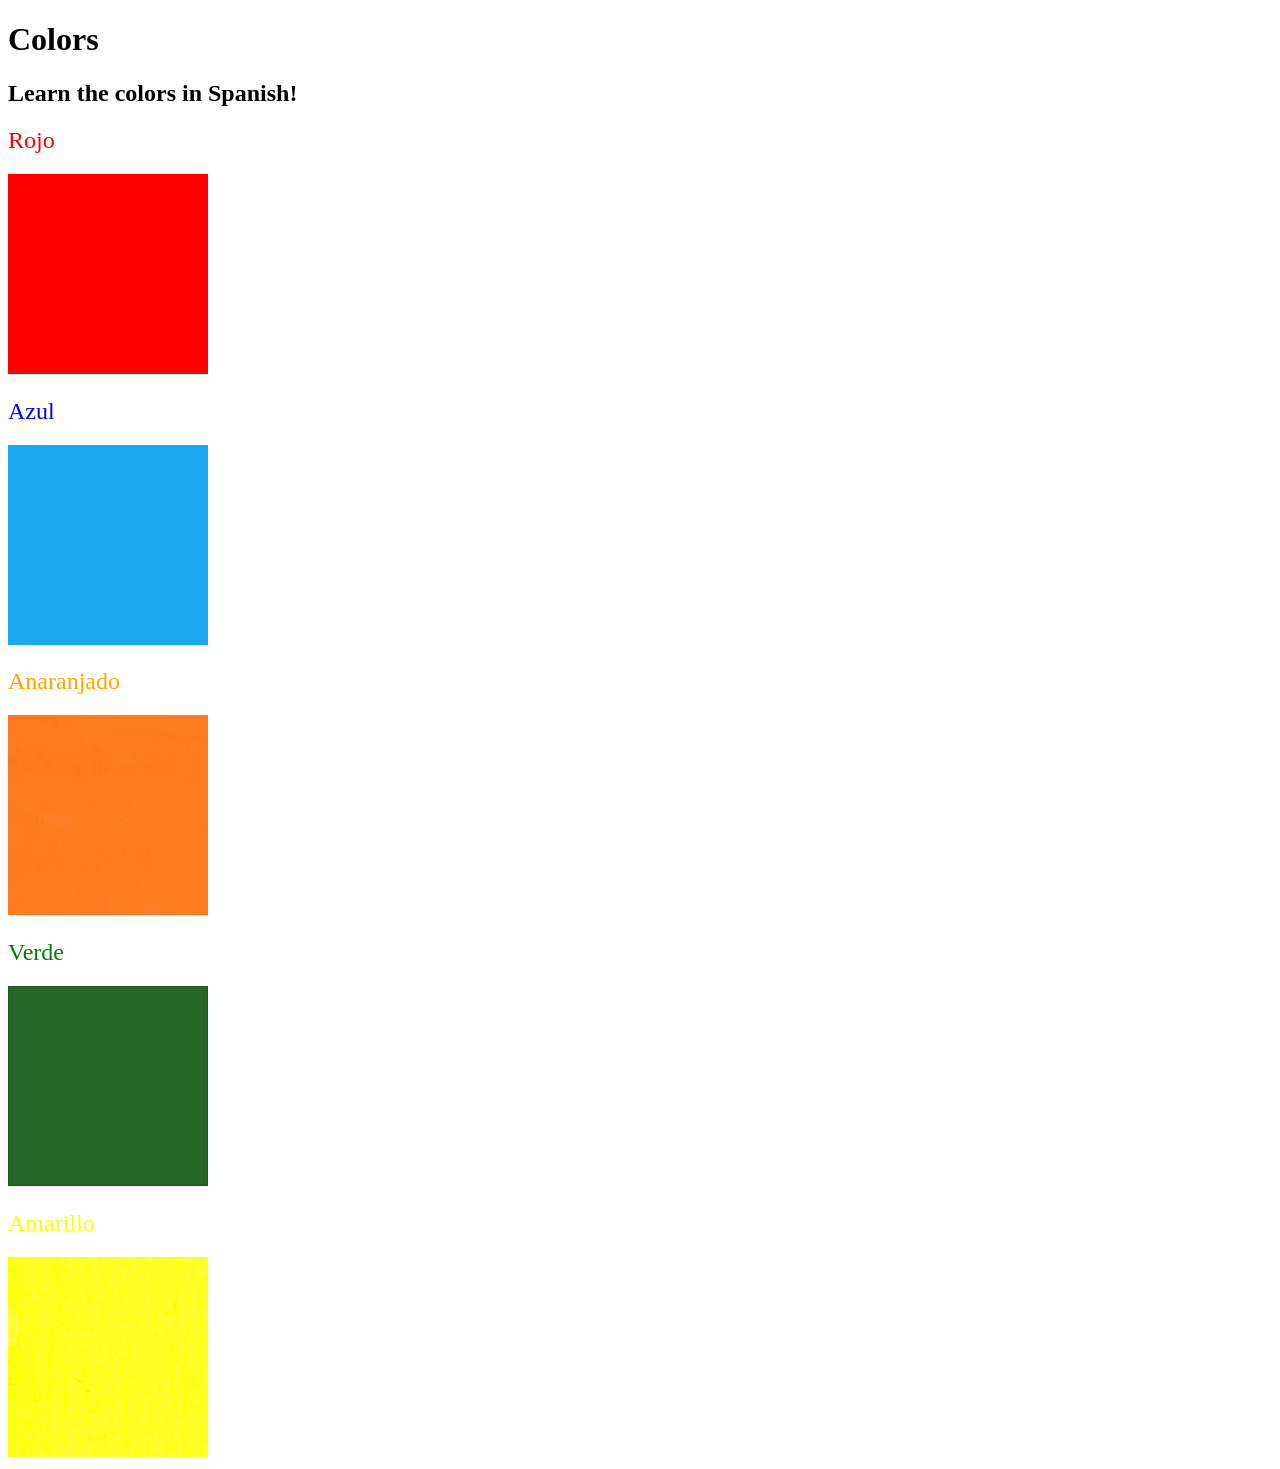
<file: Day-43-Color-Vocab-Project/index.html>
<!DOCTYPE html>
<html lang="en">

<head>
  <meta charset="UTF-8">
  <title>Spanish Vocabulary</title>
  <link rel="stylesheet" href="./style.css" />
</head>

<body>
  <h1>Colors</h1>
  <h2>Learn the colors in Spanish!</h2>
  <h2 class="color-title" id="red">Rojo</h2>
  <img class="color" src="./assets/images/red.png" alt="red" />

  <h2 class="color-title" id="blue">Azul</h2>
  <img src="./assets/images/blue.png" alt="blue" />

  <h2 class="color-title" id="orange">Anaranjado</h2>
  <img src="./assets/images/orange.png" alt="orange" />

  <h2 class="color-title" id="green">Verde</h2>
  <img src="./assets/images/green.png" alt="green" />

  <h2 class="color-title" id="yellow">Amarillo</h2>
  <img src="./assets/images/yellow.png" alt="yellow" />
</body>

</html>
</file>
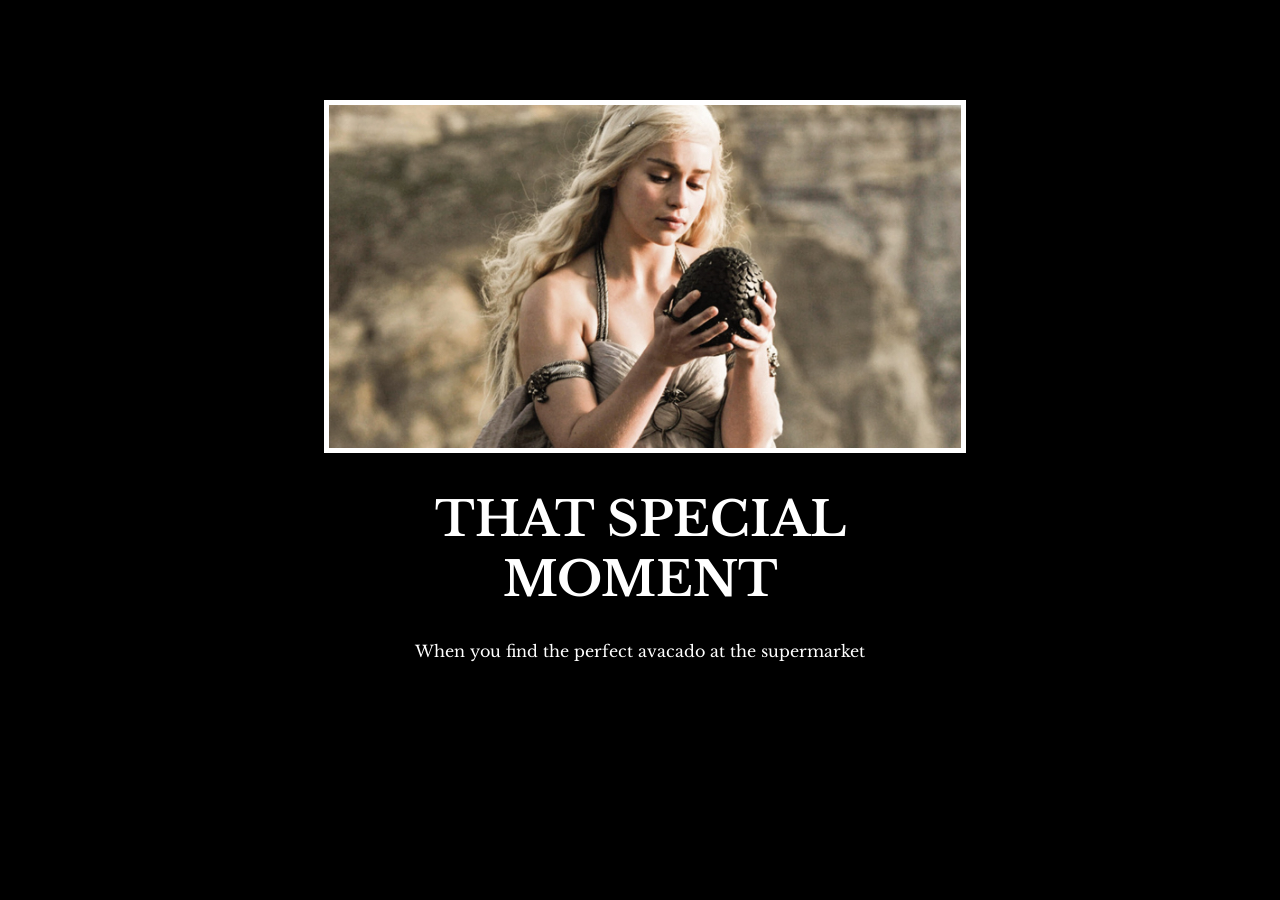
<file: Day-44-Motivation-Meme-Project/index.html>
<!DOCTYPE html>
<html lang="en">
<head>
  <meta charset="UTF-8">
  <title>Motivation Meme</title>
  <link rel="stylesheet" href="style.css">
  <link rel="preconnect" href="https://fonts.googleapis.com">
  <link rel="preconnect" href="https://fonts.gstatic.com" crossorigin>
  <link href="https://fonts.googleapis.com/css2?family=Libre+Baskerville:ital,wght@0,400..700;1,400..700&display=swap" rel="stylesheet">

</head>
<body>
  <div>
    <img src="./assets/images/daenerys.jpeg" alt="a women with dragon egg in her hands">
    <h1>That Special Moment</h1>
    <p>When you find the perfect avacado at the supermarket</p>
  </div>
</body>
</html>
</file>
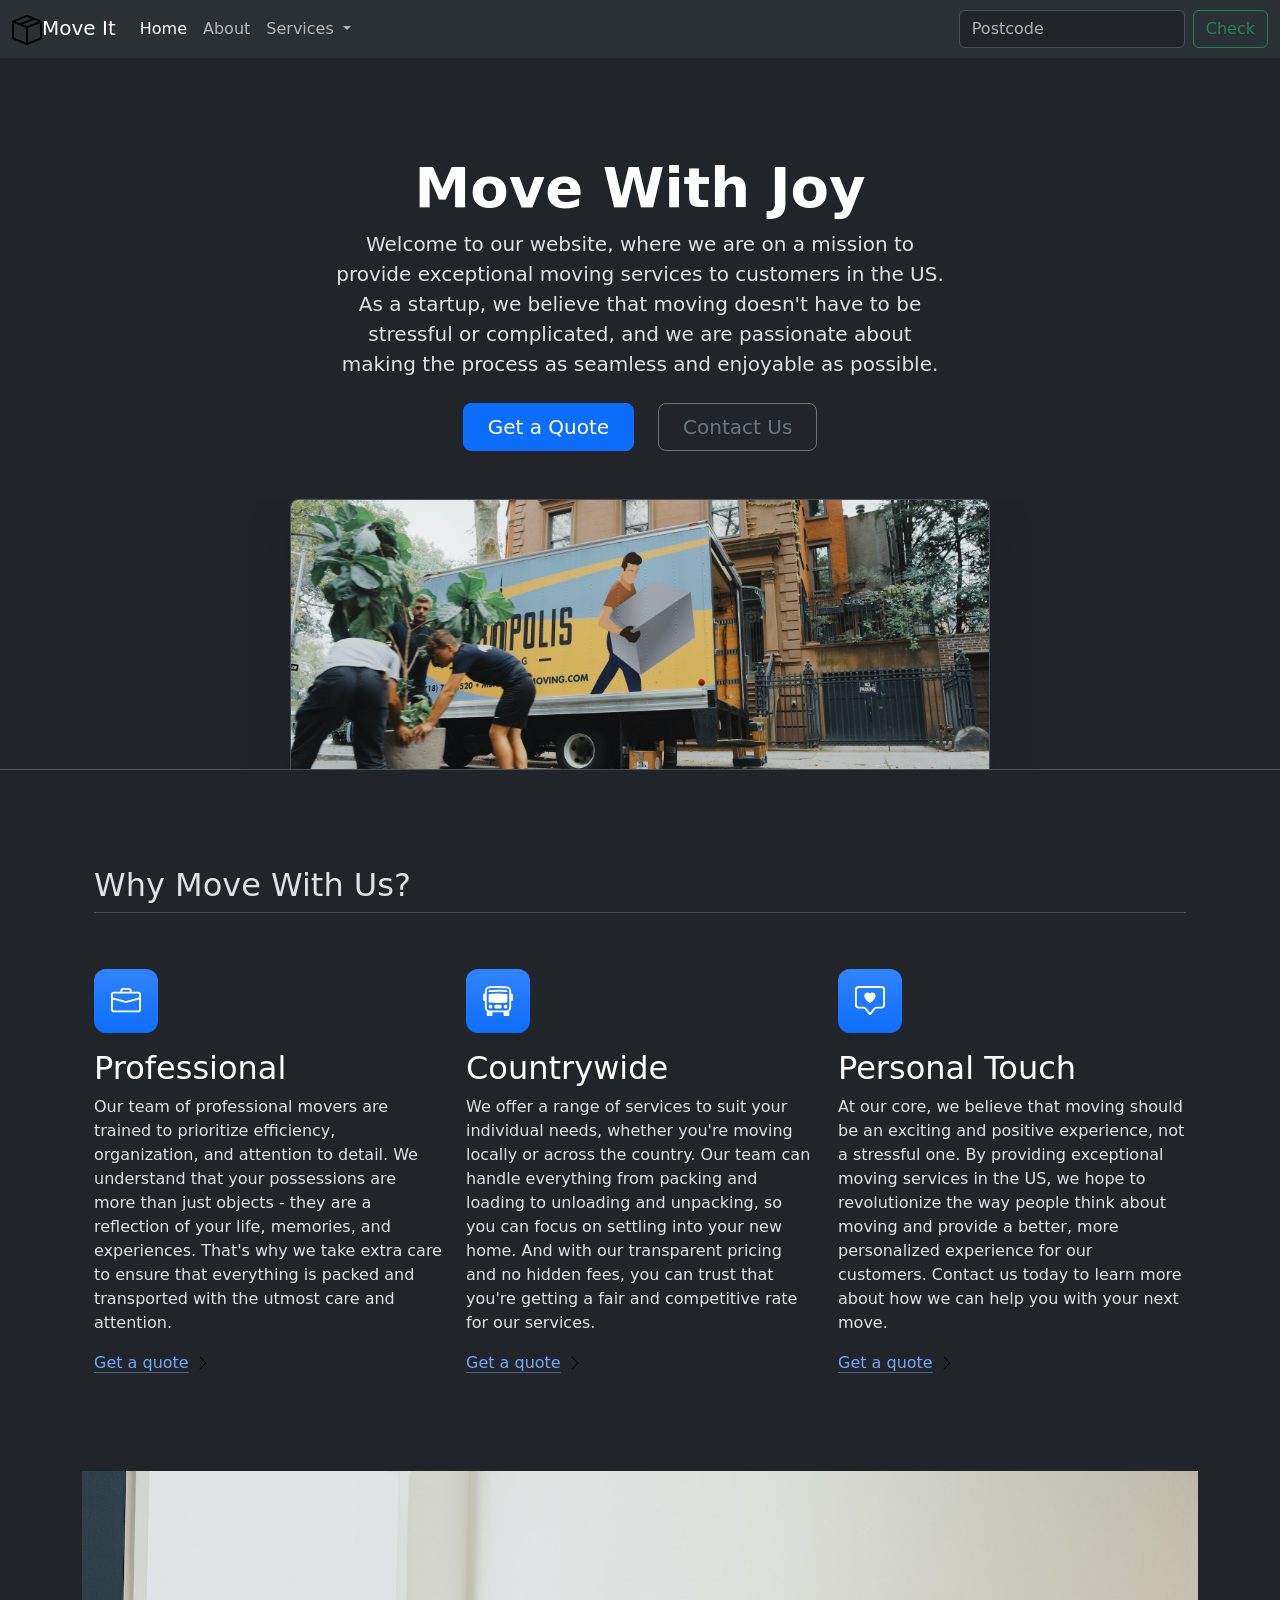
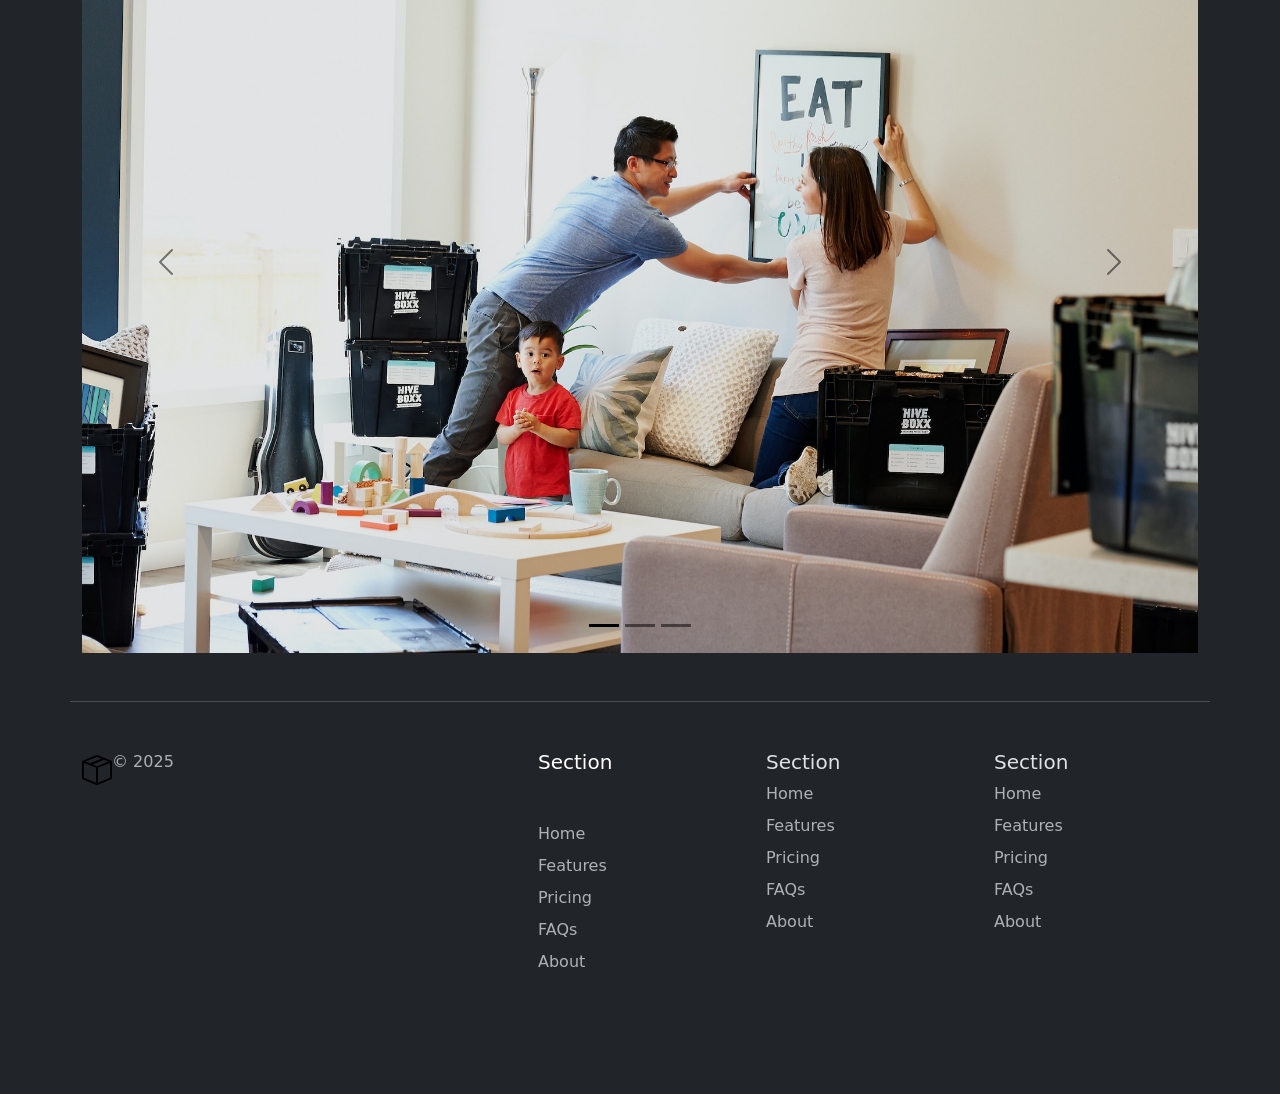
<file: Day-58-Bootstrap-Projects/Move-It/index.html>
<!DOCTYPE html>
<html lang="en" data-bs-theme="dark">

<head>
  <meta charset="UTF-8">
  <meta name="viewport" content="width=device-width, initial-scale=1.0">
  <title>Bootstrap Components</title>
  <link href="https://cdn.jsdelivr.net/npm/bootstrap@5.3.0-alpha2/dist/css/bootstrap.min.css" rel="stylesheet"
    integrity="sha384-aFq/bzH65dt+w6FI2ooMVUpc+21e0SRygnTpmBvdBgSdnuTN7QbdgL+OapgHtvPp" crossorigin="anonymous">

  <style>
    .feature-icon {
      width: 4rem;
      height: 4rem;
      border-radius: .75rem;
    }
  </style>
</head>

<body>
  <nav class="navbar navbar-expand-lg bg-body-tertiary">
    <div class="container-fluid">
      <a class="navbar-brand" href="#"><img src="box-seam.svg" alt="moveit brand icon" height="30">Move It</a>
      <button class="navbar-toggler" type="button" data-bs-toggle="collapse" data-bs-target="#navbarSupportedContent"
        aria-controls="navbarSupportedContent" aria-expanded="false" aria-label="Toggle navigation">
        <span class="navbar-toggler-icon"></span>
      </button>
      <div class="collapse navbar-collapse" id="navbarSupportedContent">
        <ul class="navbar-nav me-auto mb-2 mb-lg-0">
          <li class="nav-item">
            <a class="nav-link active" aria-current="page" href="#">Home</a>
          </li>
          <li class="nav-item">
            <a class="nav-link" href="#">About</a>
          </li>
          <li class="nav-item dropdown">
            <a class="nav-link dropdown-toggle" href="#" role="button" data-bs-toggle="dropdown" aria-expanded="false">
              Services
            </a>
            <ul class="dropdown-menu">
              <li><a class="dropdown-item" href="#">Action</a></li>
              <li><a class="dropdown-item" href="#">Another action</a></li>
              <li>
                <hr class="dropdown-divider">
              </li>
              <li><a class="dropdown-item" href="#">Something else here</a></li>
            </ul>
          </li>
        </ul>
        <form class="d-flex" role="search">
          <input class="form-control me-2" type="search" placeholder="Postcode" aria-label="Search" />
          <button class="btn btn-outline-success" type="submit">Check</button>
        </form>
      </div>
    </div>
  </nav>

  <div class="px-4 pt-5 my-5 text-center border-bottom">
    <h1 class="display-4 fw-bold text-body-emphasis">Move With Joy</h1>
    <div class="col-lg-6 mx-auto">
      <p class="lead mb-4">Welcome to our website, where we are on a mission to provide exceptional moving services to
        customers in the US. As a startup, we believe that moving doesn't have to be stressful or complicated, and we
        are passionate about making the process as seamless and enjoyable as possible.</p>
      <div class="d-grid gap-2 d-sm-flex justify-content-sm-center mb-5">
        <button type="button" class="btn btn-primary btn-lg px-4 me-sm-3">Get a Quote</button>
        <button type="button" class="btn btn-outline-secondary btn-lg px-4">Contact Us</button>
      </div>
    </div>
    <div class="overflow-hidden" style="max-height: 30vh;">
      <div class="container px-5">
        <img src="./moving-van.jpg" class="img-fluid border rounded-3 shadow-lg mb-4" alt="Example image" width="700"
          height="500" loading="lazy">
      </div>
    </div>
  </div>

  <div class="container px-4 py-5" id="featured-3">
    <h2 class="pb-2 border-bottom">Why Move With Us?</h2>
    <div class="row g-4 py-5 row-cols-1 row-cols-lg-3">
      <div class="feature col">
        <div
          class="feature-icon d-inline-flex align-items-center justify-content-center text-bg-primary bg-gradient fs-2 mb-3">
          <img src="./briefcase.svg" alt="briefcase" height="30">
        </div>
        <h3 class="fs-2 text-body-emphasis">Professional</h3>
        <p>Our team of professional movers are trained to prioritize efficiency, organization, and attention to detail.
          We understand that your possessions are more than just objects - they are a reflection of your life, memories,
          and experiences. That's why we take extra care to ensure that everything is packed and transported with the
          utmost care and attention.</p>
        <a href="#" class="icon-link">
          Get a quote
          <img src="./chevron-right.svg" alt="chevron-right">
        </a>
      </div>
      <div class="feature col">
        <div
          class="feature-icon d-inline-flex align-items-center justify-content-center text-bg-primary bg-gradient fs-2 mb-3">
          <img src="./bus-front.svg" alt="bus-front" height="30">
        </div>
        <h3 class="fs-2 text-body-emphasis">Countrywide</h3>
        <p>We offer a range of services to suit your individual needs, whether you're moving locally or across the
          country. Our team can handle everything from packing and loading to unloading and unpacking, so you can focus
          on settling into your new home. And with our transparent pricing and no hidden fees, you can trust that you're
          getting a fair and competitive rate for our services.</p>
        <a href="#" class="icon-link">
          Get a quote
          <img src="./chevron-right.svg" alt="chevron-right">
        </a>
      </div>
      <div class="feature col">
        <div
          class="feature-icon d-inline-flex align-items-center justify-content-center text-bg-primary bg-gradient fs-2 mb-3">
          <img src="./chat-square-heart.svg" alt="chat-square-heart" height="30">
        </div>
        <h3 class="fs-2 text-body-emphasis">Personal Touch</h3>
        <p>At our core, we believe that moving should be an exciting and positive experience, not a stressful one. By
          providing exceptional moving services in the US, we hope to revolutionize the way people think about moving
          and provide a better, more personalized experience for our customers. Contact us today to learn more about how
          we can help you with your next move.</p>
        <a href="#" class="icon-link">
          Get a quote
          <img src="./chevron-right.svg" alt="chevron-right">
        </a>
      </div>
    </div>
  </div>

  <div class="container">
    <div id="carouselExampleIndicators" class="carousel slide">
      <div class="carousel-indicators">
        <button type="button" data-bs-target="#carouselExampleIndicators" data-bs-slide-to="0" class="active"
          aria-current="true" aria-label="Slide 1"></button>
        <button type="button" data-bs-target="#carouselExampleIndicators" data-bs-slide-to="1"
          aria-label="Slide 2"></button>
        <button type="button" data-bs-target="#carouselExampleIndicators" data-bs-slide-to="2"
          aria-label="Slide 3"></button>
      </div>
      <div class="carousel-inner">
        <div class="carousel-item active">
          <img src="./family.jpg" class="d-block w-100" alt="family">
        </div>
        <div class="carousel-item">
          <img src="./dog.jpg" class="d-block w-100" alt="dog">
        </div>
        <div class="carousel-item">
          <img src="./couple.jpg" class="d-block w-100" alt="couple">
        </div>
      </div>
      <button class="carousel-control-prev" type="button" data-bs-target="#carouselExampleIndicators"
        data-bs-slide="prev">
        <span class="carousel-control-prev-icon" aria-hidden="true"></span>
        <span class="visually-hidden">Previous</span>
      </button>
      <button class="carousel-control-next" type="button" data-bs-target="#carouselExampleIndicators"
        data-bs-slide="next">
        <span class="carousel-control-next-icon" aria-hidden="true"></span>
        <span class="visually-hidden">Next</span>
      </button>
    </div>
  </div>

  <div class="container">
    <footer class="row row-cols-1 row-cols-sm-2 row-cols-md-5 py-5 my-5 border-top">
      <div class="col mb-3"> <a href="/" class="d-flex align-items-center mb-3 link-body-emphasis text-decoration-none"
          aria-label="Bootstrap"> <img src="./box-seam.svg" alt="box-seam" height="30">
          <p class="text-body-secondary">© 2025</p>
      </div>
      <div class="col mb-3"></div>
      <div class="col mb-3">
        <h5 class="my-0">Section</h5>
        <ul class="nav flex-column">
          <li class="nav-item mb-2"><a href="#" class="nav-link p-0 text-body-secondary">Home</a></li>
          <li class="nav-item mb-2"><a href="#" class="nav-link p-0 text-body-secondary">Features</a></li>
          <li class="nav-item mb-2"><a href="#" class="nav-link p-0 text-body-secondary">Pricing</a></li>
          <li class="nav-item mb-2"><a href="#" class="nav-link p-0 text-body-secondary">FAQs</a></li>
          <li class="nav-item mb-2"><a href="#" class="nav-link p-0 text-body-secondary">About</a></li>
        </ul>
      </div>
      <div class="col mb-3">
        <h5>Section</h5>
        <ul class="nav flex-column">
          <li class="nav-item mb-2"><a href="#" class="nav-link p-0 text-body-secondary">Home</a></li>
          <li class="nav-item mb-2"><a href="#" class="nav-link p-0 text-body-secondary">Features</a></li>
          <li class="nav-item mb-2"><a href="#" class="nav-link p-0 text-body-secondary">Pricing</a></li>
          <li class="nav-item mb-2"><a href="#" class="nav-link p-0 text-body-secondary">FAQs</a></li>
          <li class="nav-item mb-2"><a href="#" class="nav-link p-0 text-body-secondary">About</a></li>
        </ul>
      </div>
      <div class="col mb-3">
        <h5>Section</h5>
        <ul class="nav flex-column">
          <li class="nav-item mb-2"><a href="#" class="nav-link p-0 text-body-secondary">Home</a></li>
          <li class="nav-item mb-2"><a href="#" class="nav-link p-0 text-body-secondary">Features</a></li>
          <li class="nav-item mb-2"><a href="#" class="nav-link p-0 text-body-secondary">Pricing</a></li>
          <li class="nav-item mb-2"><a href="#" class="nav-link p-0 text-body-secondary">FAQs</a></li>
          <li class="nav-item mb-2"><a href="#" class="nav-link p-0 text-body-secondary">About</a></li>
        </ul>
      </div>
    </footer>
  </div>

  <script src="https://cdn.jsdelivr.net/npm/bootstrap@5.3.8/dist/js/bootstrap.bundle.min.js"
    integrity="sha384-FKyoEForCGlyvwx9Hj09JcYn3nv7wiPVlz7YYwJrWVcXK/BmnVDxM+D2scQbITxI"
    crossorigin="anonymous"></script>
</body>

</html>
</file>
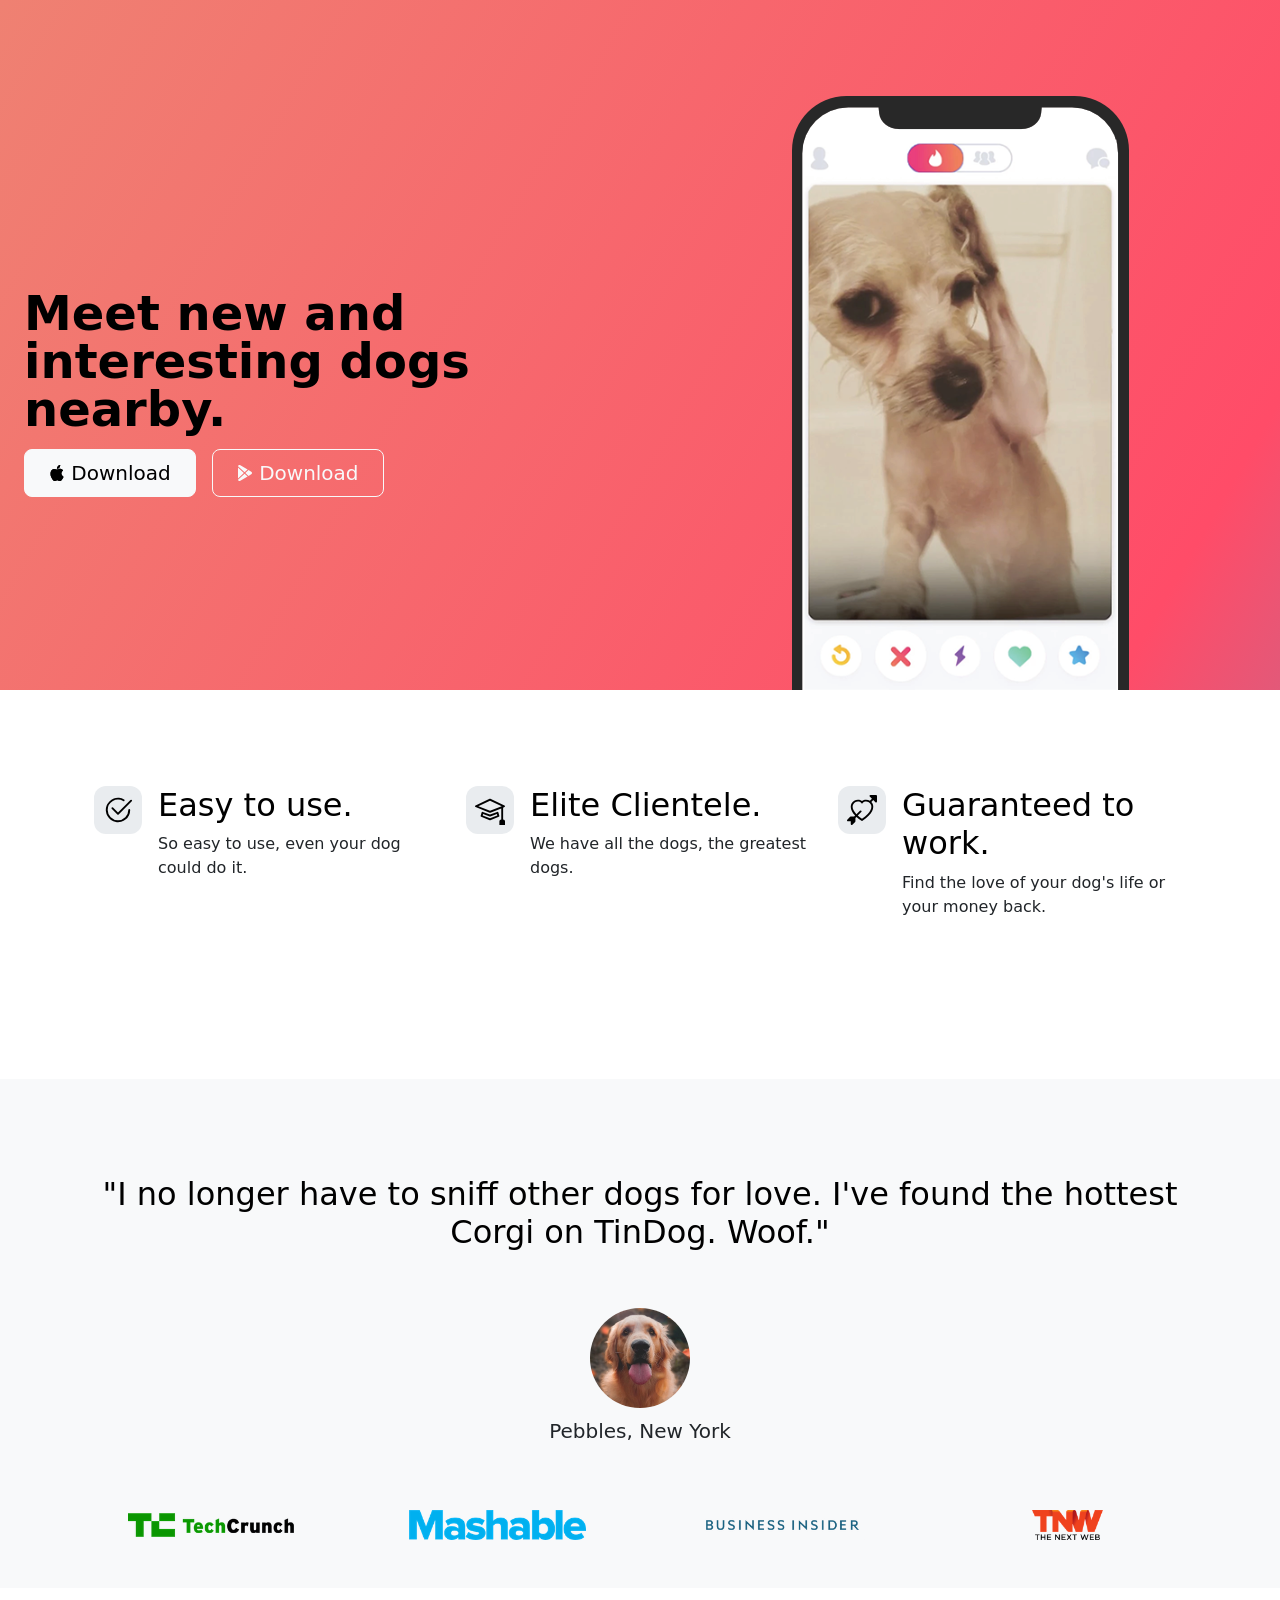
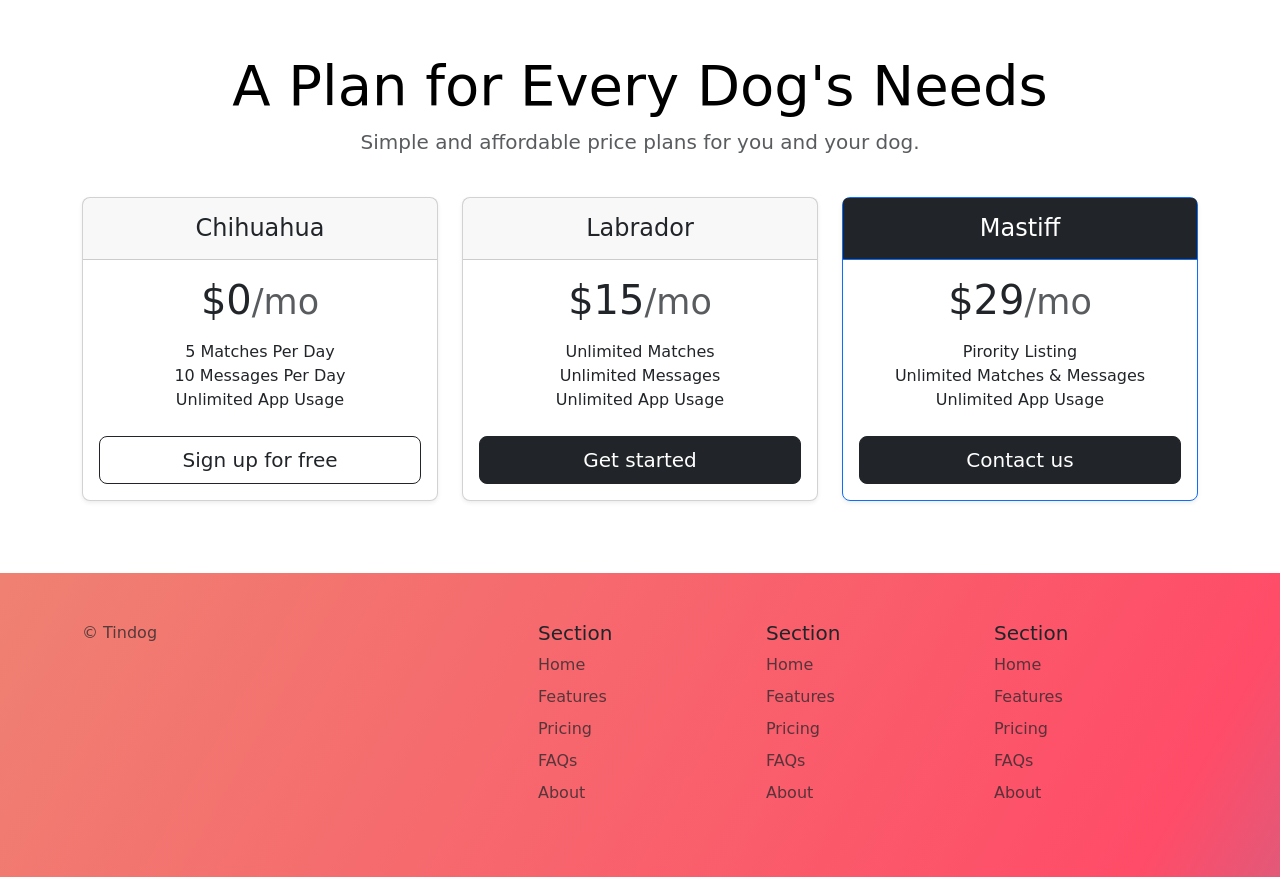
<file: Day-58-Bootstrap-Projects/TinDog/index.html>
<!DOCTYPE html>
<html lang="en">

<head>
  <meta charset="UTF-8">
  <meta name="viewport" content="width=device-width, initial-scale=1.0">
  <title>TinDog</title>
  <link href="https://cdn.jsdelivr.net/npm/bootstrap@5.3.8/dist/css/bootstrap.min.css" rel="stylesheet"
    integrity="sha384-sRIl4kxILFvY47J16cr9ZwB07vP4J8+LH7qKQnuqkuIAvNWLzeN8tE5YBujZqJLB" crossorigin="anonymous">
  <link rel="stylesheet" href="./css/style.css">
</head>

<body>

  <!-- Title -->
  <section id="title" class="gradient-background">
    <div class="container-fluid col-xxl-8 px-4 pt-5">
      <div class="row flex-lg-row-reverse align-items-center g-5 pt-5">
        <div class="col-10 col-sm-8 col-lg-6"> <img src="./images/iphone.png" class="d-block mx-lg-auto img-fluid"
            alt="Bootstrap Themes" height="200" loading="lazy"> </div>
        <div class="col-lg-6">
          <h1 class="display-5 fw-bold text-body-emphasis lh-1 mb-3">Meet new and interesting dogs nearby.</h1>

          <div class="d-grid gap-2 d-md-flex justify-content-md-start"> <button type="button"
              class="btn btn-light btn-lg px-4 me-md-2"><svg xmlns="http://www.w3.org/2000/svg" width="16" height="16"
                fill="currentColor" class="bi bi-apple mb-1" viewBox="0 0 16 16">
                <path
                  d="M11.182.008C11.148-.03 9.923.023 8.857 1.18c-1.066 1.156-.902 2.482-.878 2.516.024.034 1.52.087 2.475-1.258.955-1.345.762-2.391.728-2.43Zm3.314 11.733c-.048-.096-2.325-1.234-2.113-3.422.212-2.189 1.675-2.789 1.698-2.854.023-.065-.597-.79-1.254-1.157a3.692 3.692 0 0 0-1.563-.434c-.108-.003-.483-.095-1.254.116-.508.139-1.653.589-1.968.607-.316.018-1.256-.522-2.267-.665-.647-.125-1.333.131-1.824.328-.49.196-1.422.754-2.074 2.237-.652 1.482-.311 3.83-.067 4.56.244.729.625 1.924 1.273 2.796.576.984 1.34 1.667 1.659 1.899.319.232 1.219.386 1.843.067.502-.308 1.408-.485 1.766-.472.357.013 1.061.154 1.782.539.571.197 1.111.115 1.652-.105.541-.221 1.324-1.059 2.238-2.758.347-.79.505-1.217.473-1.282Z" />
                <path
                  d="M11.182.008C11.148-.03 9.923.023 8.857 1.18c-1.066 1.156-.902 2.482-.878 2.516.024.034 1.52.087 2.475-1.258.955-1.345.762-2.391.728-2.43Zm3.314 11.733c-.048-.096-2.325-1.234-2.113-3.422.212-2.189 1.675-2.789 1.698-2.854.023-.065-.597-.79-1.254-1.157a3.692 3.692 0 0 0-1.563-.434c-.108-.003-.483-.095-1.254.116-.508.139-1.653.589-1.968.607-.316.018-1.256-.522-2.267-.665-.647-.125-1.333.131-1.824.328-.49.196-1.422.754-2.074 2.237-.652 1.482-.311 3.83-.067 4.56.244.729.625 1.924 1.273 2.796.576.984 1.34 1.667 1.659 1.899.319.232 1.219.386 1.843.067.502-.308 1.408-.485 1.766-.472.357.013 1.061.154 1.782.539.571.197 1.111.115 1.652-.105.541-.221 1.324-1.059 2.238-2.758.347-.79.505-1.217.473-1.282Z" />
              </svg> Download</button> <button type="button" class="btn btn-outline-light btn-lg px-4"><svg
                xmlns="http://www.w3.org/2000/svg" width="16" height="16" fill="currentColor"
                class="bi bi-google-play mb-1" viewBox="0 0 16 16">
                <path
                  d="M14.222 9.374c1.037-.61 1.037-2.137 0-2.748L11.528 5.04 8.32 8l3.207 2.96 2.694-1.586Zm-3.595 2.116L7.583 8.68 1.03 14.73c.201 1.029 1.36 1.61 2.303 1.055l7.294-4.295ZM1 13.396V2.603L6.846 8 1 13.396ZM1.03 1.27l6.553 6.05 3.044-2.81L3.333.215C2.39-.341 1.231.24 1.03 1.27Z" />
              </svg> Download</button>
          </div>
        </div>
      </div>
    </div>
  </section>
  <!-- Features -->
  <section id="features">
    <div class="container px-4 py-5" id="hanging-icons">
      <div class="row g-4 py-5 row-cols-1 row-cols-lg-3">
        <div class="col d-flex align-items-start">
          <div
            class="icon-square text-body-emphasis bg-body-secondary d-inline-flex align-items-center justify-content-center fs-4 flex-shrink-0 me-3">
            <svg xmlns="http://www.w3.org/2000/svg" height="30" fill="currentColor" class="bi bi-check2-circle"
              viewBox="0 0 16 16">
              <path
                d="M2.5 8a5.5 5.5 0 0 1 8.25-4.764.5.5 0 0 0 .5-.866A6.5 6.5 0 1 0 14.5 8a.5.5 0 0 0-1 0 5.5 5.5 0 1 1-11 0z" />
              <path
                d="M15.354 3.354a.5.5 0 0 0-.708-.708L8 9.293 5.354 6.646a.5.5 0 1 0-.708.708l3 3a.5.5 0 0 0 .708 0l7-7z" />
            </svg>
          </div>
          <div>
            <h3 class="fs-2 text-body-emphasis">Easy to use.</h3>
            <p>So easy to use, even your dog could do it.</p>
          </div>
        </div>
        <div class="col d-flex align-items-start">
          <div
            class="icon-square text-body-emphasis bg-body-secondary d-inline-flex align-items-center justify-content-center fs-4 flex-shrink-0 me-3">
            <svg xmlns="http://www.w3.org/2000/svg" height="30" fill="currentColor" class="bi bi-mortarboard"
              viewBox="0 0 16 16">
              <path
                d="M8.211 2.047a.5.5 0 0 0-.422 0l-7.5 3.5a.5.5 0 0 0 .025.917l7.5 3a.5.5 0 0 0 .372 0L14 7.14V13a1 1 0 0 0-1 1v2h3v-2a1 1 0 0 0-1-1V6.739l.686-.275a.5.5 0 0 0 .025-.917l-7.5-3.5ZM8 8.46 1.758 5.965 8 3.052l6.242 2.913L8 8.46Z" />
              <path
                d="M4.176 9.032a.5.5 0 0 0-.656.327l-.5 1.7a.5.5 0 0 0 .294.605l4.5 1.8a.5.5 0 0 0 .372 0l4.5-1.8a.5.5 0 0 0 .294-.605l-.5-1.7a.5.5 0 0 0-.656-.327L8 10.466 4.176 9.032Zm-.068 1.873.22-.748 3.496 1.311a.5.5 0 0 0 .352 0l3.496-1.311.22.748L8 12.46l-3.892-1.556Z" />
            </svg>
          </div>
          <div>
            <h3 class="fs-2 text-body-emphasis">Elite Clientele.</h3>
            <p>We have all the dogs, the greatest dogs.</p>
          </div>
        </div>
        <div class="col d-flex align-items-start">
          <div
            class="icon-square text-body-emphasis bg-body-secondary d-inline-flex align-items-center justify-content-center fs-4 flex-shrink-0 me-3">
            <svg xmlns="http://www.w3.org/2000/svg" height="30" fill="currentColor" class="bi bi-arrow-through-heart"
              viewBox="0 0 16 16">
              <path fill-rule="evenodd"
                d="M2.854 15.854A.5.5 0 0 1 2 15.5V14H.5a.5.5 0 0 1-.354-.854l1.5-1.5A.5.5 0 0 1 2 11.5h1.793l.53-.53c-.771-.802-1.328-1.58-1.704-2.32-.798-1.575-.775-2.996-.213-4.092C3.426 2.565 6.18 1.809 8 3.233c1.25-.98 2.944-.928 4.212-.152L13.292 2 12.147.854A.5.5 0 0 1 12.5 0h3a.5.5 0 0 1 .5.5v3a.5.5 0 0 1-.854.354L14 2.707l-1.006 1.006c.236.248.44.531.6.845.562 1.096.585 2.517-.213 4.092-.793 1.563-2.395 3.288-5.105 5.08L8 13.912l-.276-.182a21.86 21.86 0 0 1-2.685-2.062l-.539.54V14a.5.5 0 0 1-.146.354l-1.5 1.5Zm2.893-4.894A20.419 20.419 0 0 0 8 12.71c2.456-1.666 3.827-3.207 4.489-4.512.679-1.34.607-2.42.215-3.185-.817-1.595-3.087-2.054-4.346-.761L8 4.62l-.358-.368c-1.259-1.293-3.53-.834-4.346.761-.392.766-.464 1.845.215 3.185.323.636.815 1.33 1.519 2.065l1.866-1.867a.5.5 0 1 1 .708.708L5.747 10.96Z" />
            </svg>
          </div>
          <div>
            <h3 class="fs-2 text-body-emphasis">Guaranteed to work.</h3>
            <p>Find the love of your dog's life or your money back.</p>
          </div>
        </div>
      </div>
    </div>
  </section>
  <!-- Testimonial -->
  <section id="testimonial">
    <div class="my-5">
      <div class="p-5 text-center bg-body-tertiary">
        <div class="container py-5">
          <h2 class="text-body-emphasis">"I no longer have to sniff other dogs for love. I've found the hottest Corgi on
            TinDog. Woof."</h2>
          <img src="./images/dog-img.jpg" alt="dog-img" class="profile-img mt-5">
          <p class="col-lg-8 mx-auto lead mt-2">
            Pebbles, New York
          </p>
        </div>
        <div class="container">
          <div class="row">
            <div class="col-lg-3 col-sm-12"><img src="./images/techcrunch.png" alt="techcrunch" height="30"></div>
            <div class="col-lg-3 col-sm-12"><img src="./images/mashable.png" alt="mashable" height="30"></div>
            <div class="col-lg-3 col-sm-12"><img src="./images/bizinsider.png" alt="business insider" height="30"></div>
            <div class="col-lg-3 col-sm-12"><img src="./images/tnw.png" alt="tnw" height="30"></div>
          </div>
        </div>
      </div>
    </div>
  </section>
  <!-- Pricing -->
  <section id="pricing">
    <div class="container">
      <div class="pricing-header p-3 pb-md-4 mx-auto text-center">
        <h1 class="display-4 fw-normal text-body-emphasis">A Plan for Every Dog's Needs</h1>
        <p class="fs-5 text-body-secondary">Simple and affordable price plans for you and your dog.</p>
      </div>
      <div class="row row-cols-1 row-cols-md-3 mb-3 text-center">
        <div class="col">
          <div class="card mb-4 rounded-3 shadow-sm">
            <div class="card-header py-3">
              <h4 class="my-0 fw-normal">Chihuahua</h4>
            </div>
            <div class="card-body">
              <h1 class="card-title pricing-card-title">$0<small class="text-body-secondary fw-light">/mo</small></h1>
              <ul class="list-unstyled mt-3 mb-4">
                <li>5 Matches Per Day</li>
                <li>10 Messages Per Day</li>
                <li>Unlimited App Usage</li>
              </ul> <button type="button" class="w-100 btn btn-lg btn-outline-dark">Sign up for free</button>
            </div>
          </div>
        </div>
        <div class="col">
          <div class="card mb-4 rounded-3 shadow-sm">
            <div class="card-header py-3">
              <h4 class="my-0 fw-normal">Labrador</h4>
            </div>
            <div class="card-body">
              <h1 class="card-title pricing-card-title">$15<small class="text-body-secondary fw-light">/mo</small></h1>
              <ul class="list-unstyled mt-3 mb-4">
                <li>Unlimited Matches</li>
                <li>Unlimited Messages</li>
                <li>Unlimited App Usage</li>
              </ul> <button type="button" class="w-100 btn btn-lg btn-dark">Get started</button>
            </div>
          </div>
        </div>
        <div class="col">
          <div class="card mb-4 rounded-3 shadow-sm border-primary">
            <div class="card-header py-3 text-bg-dark border-primary">
              <h4 class="my-0 fw-normal">Mastiff</h4>
            </div>
            <div class="card-body">
              <h1 class="card-title pricing-card-title">$29<small class="text-body-secondary fw-light">/mo</small></h1>
              <ul class="list-unstyled mt-3 mb-4">
                <li>Pirority Listing</li>
                <li>Unlimited Matches & Messages</li>
                <li>Unlimited App Usage</li>
              </ul> <button type="button" class="w-100 btn btn-lg btn-dark">Contact us</button>
            </div>
          </div>
        </div>
      </div>
    </div>


  </section>
  <!-- Footer -->
  <section id="footer" class="gradient-background">
    <div class="container">
      <footer class="row row-cols-1 row-cols-sm-2 row-cols-md-5 py-5 mt-5">
        <div class="col mb-3">
          <p class="text-body-secondary">© Tindog</p>
        </div>
        <div class="col mb-3"></div>
        <div class="col mb-3">
          <h5>Section</h5>
          <ul class="nav flex-column">
            <li class="nav-item mb-2"><a href="#" class="nav-link p-0 text-body-secondary">Home</a></li>
            <li class="nav-item mb-2"><a href="#" class="nav-link p-0 text-body-secondary">Features</a></li>
            <li class="nav-item mb-2"><a href="#" class="nav-link p-0 text-body-secondary">Pricing</a></li>
            <li class="nav-item mb-2"><a href="#" class="nav-link p-0 text-body-secondary">FAQs</a></li>
            <li class="nav-item mb-2"><a href="#" class="nav-link p-0 text-body-secondary">About</a></li>
          </ul>
        </div>
        <div class="col mb-3">
          <h5>Section</h5>
          <ul class="nav flex-column">
            <li class="nav-item mb-2"><a href="#" class="nav-link p-0 text-body-secondary">Home</a></li>
            <li class="nav-item mb-2"><a href="#" class="nav-link p-0 text-body-secondary">Features</a></li>
            <li class="nav-item mb-2"><a href="#" class="nav-link p-0 text-body-secondary">Pricing</a></li>
            <li class="nav-item mb-2"><a href="#" class="nav-link p-0 text-body-secondary">FAQs</a></li>
            <li class="nav-item mb-2"><a href="#" class="nav-link p-0 text-body-secondary">About</a></li>
          </ul>
        </div>
        <div class="col mb-3">
          <h5>Section</h5>
          <ul class="nav flex-column">
            <li class="nav-item mb-2"><a href="#" class="nav-link p-0 text-body-secondary">Home</a></li>
            <li class="nav-item mb-2"><a href="#" class="nav-link p-0 text-body-secondary">Features</a></li>
            <li class="nav-item mb-2"><a href="#" class="nav-link p-0 text-body-secondary">Pricing</a></li>
            <li class="nav-item mb-2"><a href="#" class="nav-link p-0 text-body-secondary">FAQs</a></li>
            <li class="nav-item mb-2"><a href="#" class="nav-link p-0 text-body-secondary">About</a></li>
          </ul>
        </div>
      </footer>
    </div>

  </section>
</body>

</html>
</file>
<file: Day-43-Color-Vocab-Project/style.css>
.color-title{
    font-weight: normal;
}

#red{
    color: red;
}

#blue{
    color: blue;
}
#orange{
    color: orange;
}
#green{
    color: green;
}
#yellow{
    color: yellow;
}

img{
    height: 200px;
    width: 200px;
}
</file>
<file: Day-44-Motivation-Meme-Project/style.css>
body{
    background-color: black;
}
div{
    width: 50%;
    margin-left: 25%;
    margin-top: 100px;
    color: white;
    font-family: "Libre Baskerville", serif;
    text-align: center;
}
img{
    border: 5px solid white;
    width: 100%;
}
h1{
    text-transform: uppercase;
    font-size: 3rem;
}
</file>
<file: Day-58-Bootstrap-Projects/TinDog/css/style.css>
.gradient-background {
  background: linear-gradient(300deg, #00bfff, #ff4c68, #ef8172);
  background-size: 180% 180%;
  animation: gradient-animation 18s ease infinite;
}

@keyframes gradient-animation {
  0% {
    background-position: 0% 50%;
  }
  50% {
    background-position: 100% 50%;
  }
  100% {
    background-position: 0% 50%;
  }
}

.icon-square {
  width: 3rem;
  height: 3rem;
  border-radius: 0.75rem;
}

.profile-img {
  height: 100px;
  border-radius: 50%;
}
</file>
